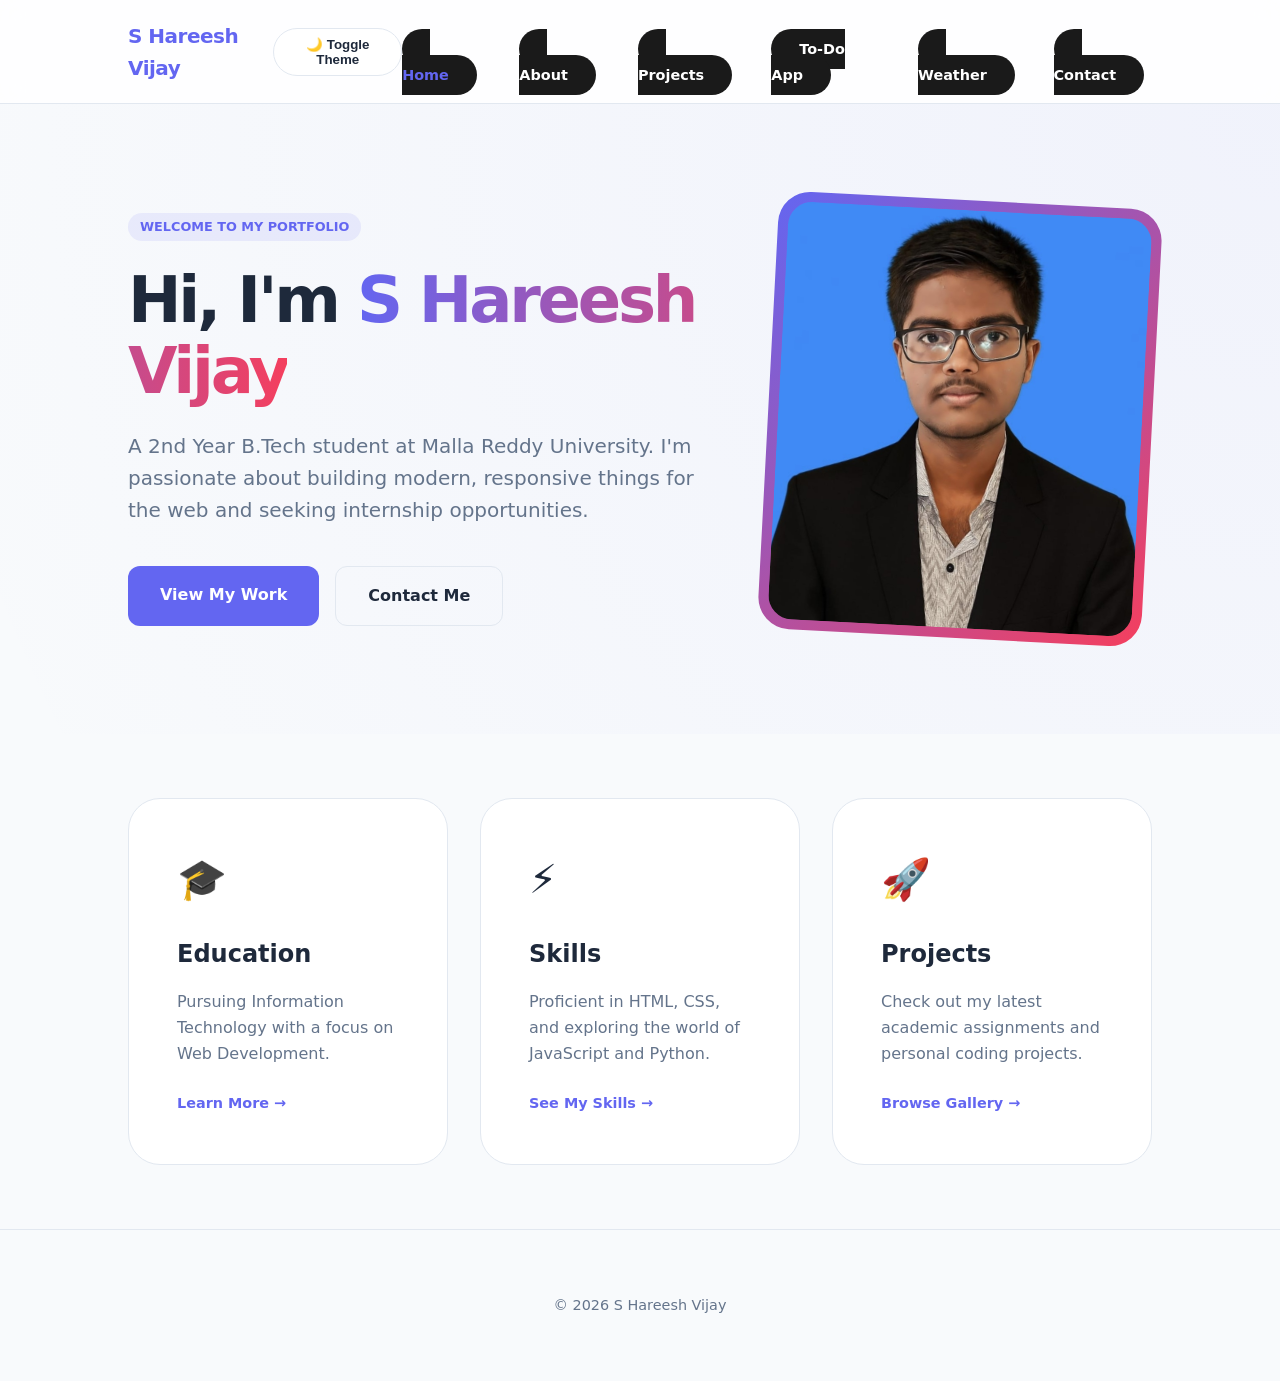
<file: index.html>
<!DOCTYPE html>
<html lang="en">
<head>
    <meta charset="UTF-8">
    <meta name="viewport" content="width=device-width, initial-scale=1.0">
    <title>S Hareesh Vijay | Portfolio</title>
    <meta name="description" content="Portfolio of S Hareesh Vijay, a 2nd Year B.Tech student and Web Developer.">
    <link rel="stylesheet" href="style1.css">
</head>

<body>

<header>
    <h1>S Hareesh Vijay</h1>
    <button id="themeBtn">🌙 Toggle Theme</button>

    <nav aria-label="Main Navigation">
        <ul>
            <li><a href="index.html" aria-current="page">Home</a></li>
            <li><a href="about.html">About</a></li>
            <li><a href="projects.html">Projects</a></li>
            <li><a href="todo.html">To-Do App</a></li>
            <li><a href="weather.html">Weather</a></li>
            <li><a href="contact.html">Contact</a></li>
        </ul>
    </nav>
</header>

<main>
    <!-- Hero Section -->
    <section class="hero-section">
        <div class="hero-container">
            <div class="hero-content">
                <span class="hero-tag">Welcome to my portfolio</span>
                <h1>Hi, I'm <span class="gradient-text">S Hareesh Vijay</span></h1>
                <p>A 2nd Year B.Tech student at Malla Reddy University. I'm passionate about building modern, responsive things for the web and seeking internship opportunities.</p>
                <div class="hero-btns">
                    <a href="projects.html" class="btn-primary">View My Work</a>
                    <a href="contact.html" class="btn-secondary">Contact Me</a>
                </div>
            </div>
            <div class="hero-image">
                <div class="image-wrapper">
                    <img src="IMG_20260215_172743.jpg (1).jpeg" alt="S Hareesh Vijay Profile Picture">
                </div>
            </div>
        </div>
    </section>

    <!-- Features Section -->
    <section class="features-section">
        <div class="features-grid">
            <div class="feature-card">
                <div class="feature-icon">🎓</div>
                <h2>Education</h2>
                <p>Pursuing Information Technology with a focus on Web Development.</p>
                <a href="about.html" class="feature-link">Learn More &rarr;</a>
            </div>

            <div class="feature-card">
                <div class="feature-icon">⚡</div>
                <h2>Skills</h2>
                <p>Proficient in HTML, CSS, and exploring the world of JavaScript and Python.</p>
                <a href="about.html" class="feature-link">See My Skills &rarr;</a>
            </div>

            <div class="feature-card">
                <div class="feature-icon">🚀</div>
                <h2>Projects</h2>
                <p>Check out my latest academic assignments and personal coding projects.</p>
                <a href="projects.html" class="feature-link">Browse Gallery &rarr;</a>
            </div>
        </div>
    </section>
</main>

<footer>
    <p>&copy; 2026 S Hareesh Vijay</p>
</footer>

<script>
const btn = document.getElementById("themeBtn");

// Load saved theme
if (localStorage.getItem("theme") === "dark") {
    document.body.classList.add("dark-mode");
    btn.textContent = "☀️ Toggle Theme";
}

// Toggle theme
btn.addEventListener("click", () => {
    document.body.classList.toggle("dark-mode");

    if (document.body.classList.contains("dark-mode")) {
        localStorage.setItem("theme", "dark");
        btn.textContent = "☀️ Toggle Theme";
    } else {
        localStorage.setItem("theme", "light");
        btn.textContent = "🌙 Toggle Theme";
    }
});
</script>
</body>
</html>
</file>
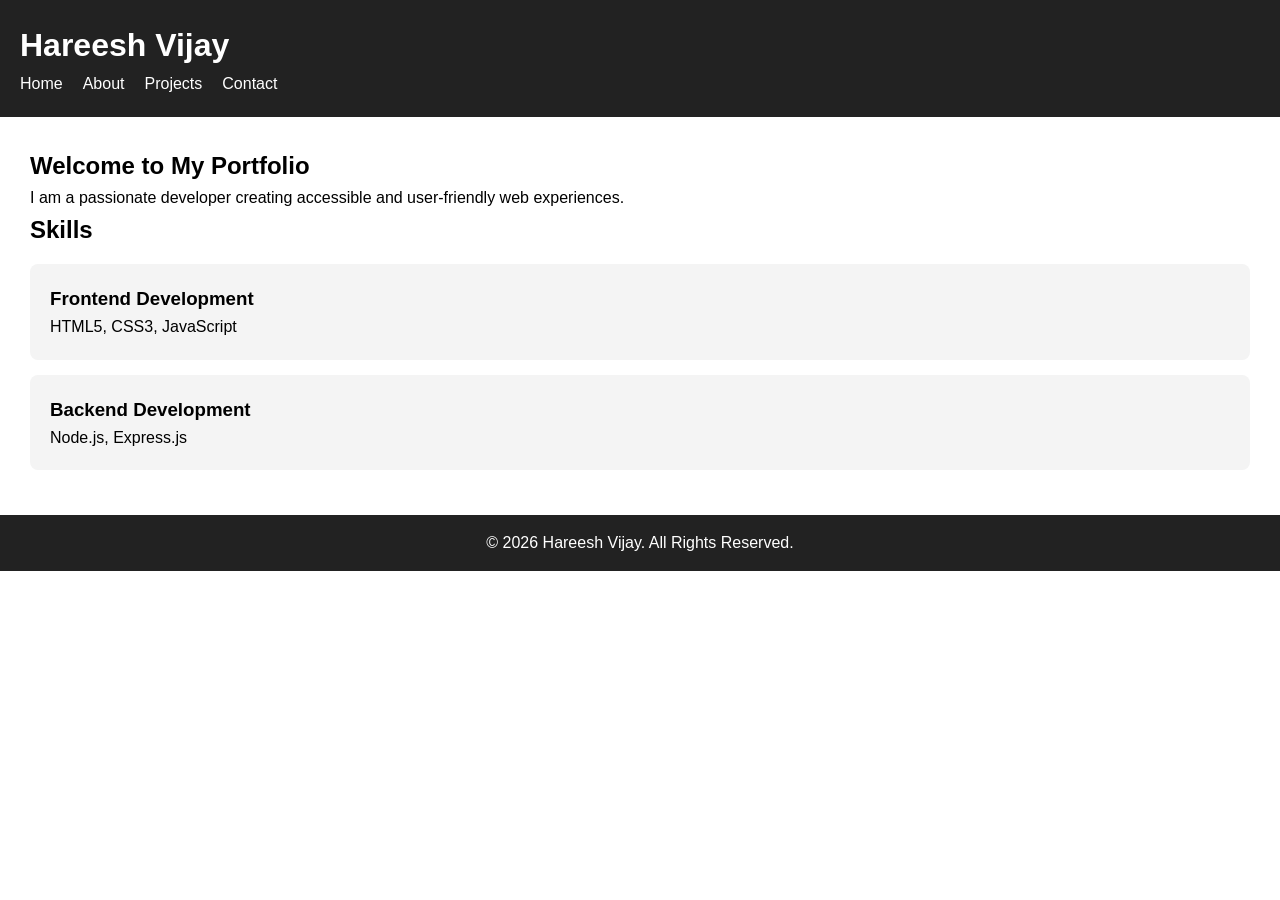
<file: thiranex/index.html>
<!DOCTYPE html>
<html lang="en">
<head>
    <meta charset="UTF-8">
    <meta name="viewport" content="width=device-width, initial-scale=1.0">

    <title>Hareesh Vijay | Portfolio</title>
    <meta name="description" content="Personal portfolio of Hareesh Vijay showcasing skills, projects, and contact information.">
    <meta name="keywords" content="Portfolio, Web Developer, Projects, Skills">
    <meta name="author" content="Hareesh Vijay">

    <meta property="og:title" content="Hareesh Vijay Portfolio">
    <meta property="og:description" content="Explore my projects, skills, and achievements.">
    <meta property="og:type" content="website">

    <link rel="canonical" href="https://example.com/">
    <link rel="stylesheet" href="style.css">
</head>

<body>

<header role="banner">
    <h1>Hareesh Vijay</h1>

    <nav aria-label="Main Navigation">
        <ul>
            <li><a href="index.html" aria-current="page">Home</a></li>
            <li><a href="about.html">About</a></li>
            <li><a href="projects.html">Projects</a></li>
            <li><a href="contact.html">Contact</a></li>
        </ul>
    </nav>
</header>

<main id="main-content">

    <section aria-labelledby="hero-heading">
        <h2 id="hero-heading">Welcome to My Portfolio</h2>
        <p>
            I am a passionate developer creating accessible and user-friendly web experiences.
        </p>
    </section>

    <section aria-labelledby="skills-heading">
        <h2 id="skills-heading">Skills</h2>

        <article>
            <h3>Frontend Development</h3>
            <p>HTML5, CSS3, JavaScript</p>
        </article>

        <article>
            <h3>Backend Development</h3>
            <p>Node.js, Express.js</p>
        </article>
    </section>

</main>

<footer>
    <p>&copy; 2026 Hareesh Vijay. All Rights Reserved.</p>
</footer>

</body>
</html>
</file>
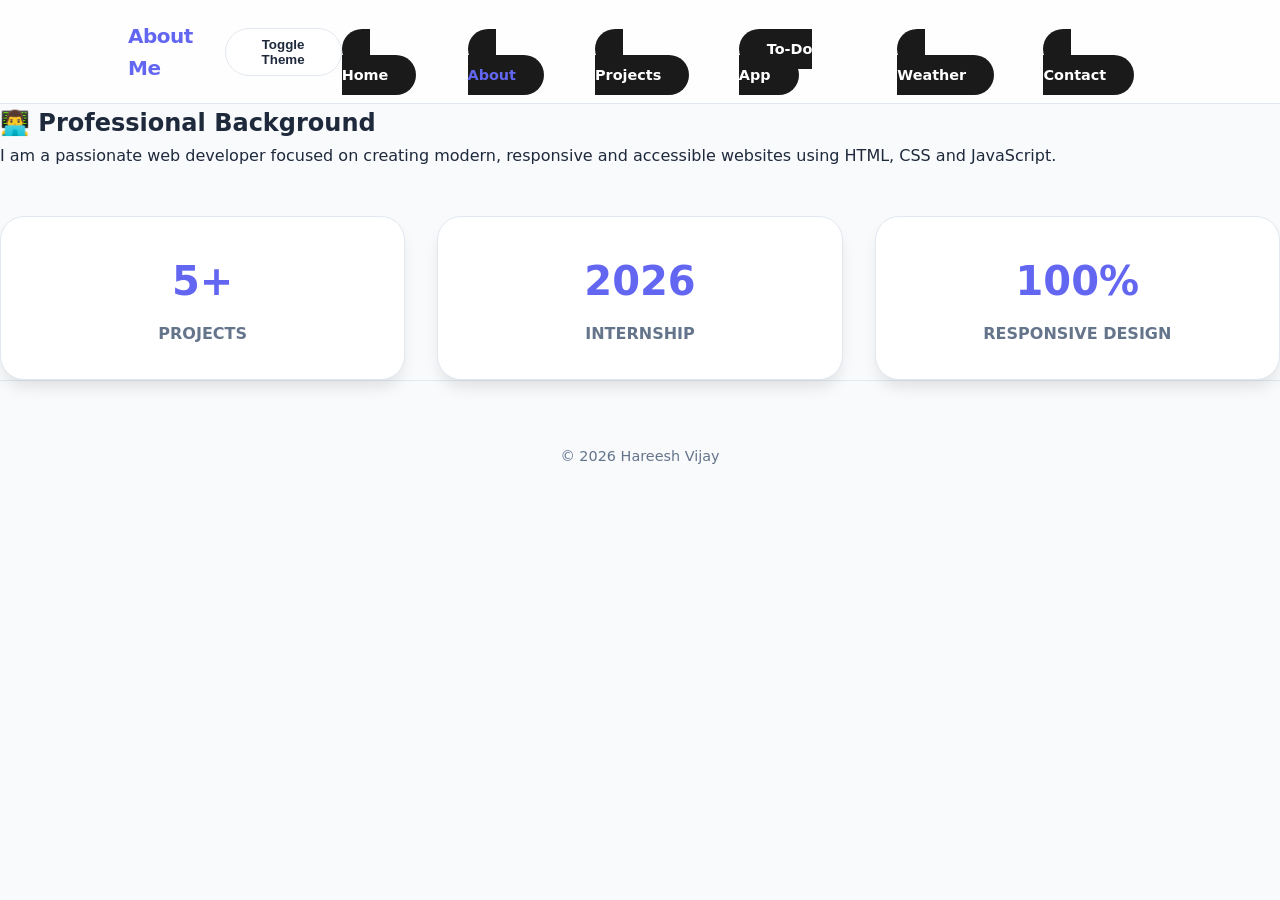
<file: about.html>
<!DOCTYPE html>
<html lang="en">
<head>
    <meta charset="UTF-8">
    <meta name="viewport" content="width=device-width, initial-scale=1.0">
    <title>About | Hareesh Vijay</title>
    <meta name="description" content="Professional background and experience of Hareesh Vijay.">
    <link rel="stylesheet" href="style1.css">
</head>

<body>

<header>
    <h1>About Me</h1>
    <button id="themeBtn">Toggle Theme</button>

    <nav aria-label="Main Navigation">
        <ul>
            <li><a href="index.html">Home</a></li>
            <li><a href="about.html" aria-current="page">About</a></li>
            <li><a href="projects.html">Projects</a></li>
            <li><a href="todo.html">To-Do App</a></li>
            <li><a href="weather.html">Weather</a></li>
            <li><a href="contact.html">Contact</a></li>
        </ul>
    </nav>
</header>

<main>
    <section class="about-intro">
        <h2>👨‍💻 Professional Background</h2>
        <p>I am a passionate web developer focused on creating modern, responsive and accessible websites using HTML, CSS and JavaScript.</p>
        
        <div class="stats-grid">
            <div class="stat-card">
                <span class="stat-number">5+</span>
                <span class="stat-label">Projects</span>
            </div>
            
            <div class="stat-card">
                <span class="stat-number">2026</span>
                <span class="stat-label">Internship</span>
            </div>
            
            <div class="stat-card">
                <span class="stat-number">100%</span>
                <span class="stat-label">Responsive Design</span>
            </div>
        </div>
    </section>
</main>

<footer>
    <p>&copy; 2026 Hareesh Vijay</p>
</footer>

<script>
const btn = document.getElementById("themeBtn");

// Load saved theme
if (localStorage.getItem("theme") === "dark") {
    document.body.classList.add("dark-mode");
}

// Toggle theme
btn.addEventListener("click", () => {
    document.body.classList.toggle("dark-mode");

    if (document.body.classList.contains("dark-mode")) {
        localStorage.setItem("theme", "dark");
    } else {
        localStorage.setItem("theme", "light");
    }
});
</script>
</body>
</html>
</file>
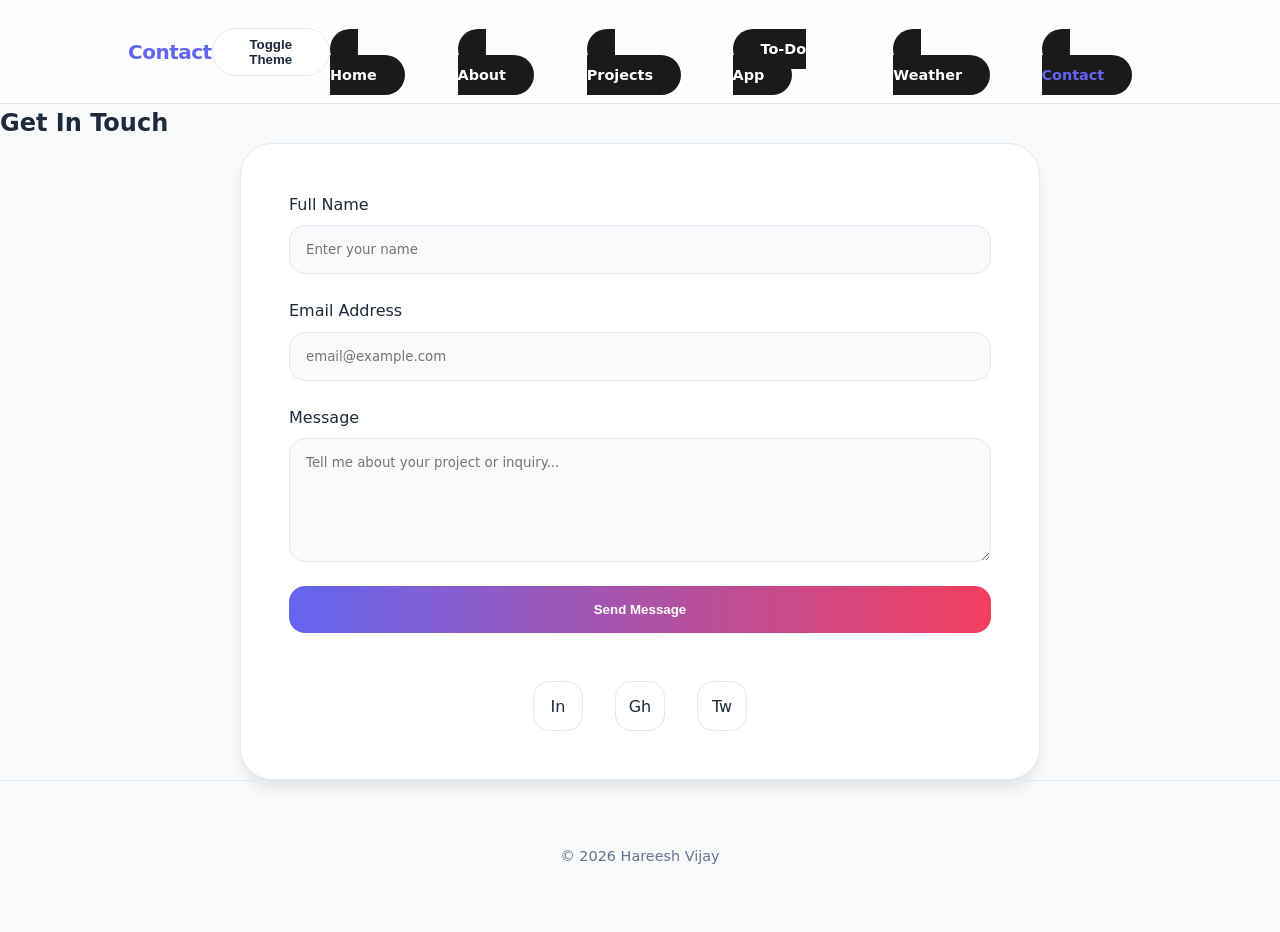
<file: contact.html>
<!DOCTYPE html>
<html lang="en">
<head>
    <meta charset="UTF-8">
    <meta name="viewport" content="width=device-width, initial-scale=1.0">
    <title>Contact | Hareesh Vijay</title>
    <meta name="description" content="Get in touch with Hareesh Vijay.">
    <link rel="stylesheet" href="style1.css">
</head>

<body>

<header>
    <h1>Contact</h1>
    <button id="themeBtn">Toggle Theme</button>

    <nav aria-label="Main Navigation">
        <ul>
            <li><a href="index.html">Home</a></li>
            <li><a href="about.html">About</a></li>
            <li><a href="projects.html">Projects</a></li>
            <li><a href="todo.html">To-Do App</a></li>
            <li><a href="weather.html">Weather</a></li>
            <li><a href="contact.html" aria-current="page">Contact</a></li>
        </ul>
    </nav>
</header>

<main>
    <section>
        <h2>Get In Touch</h2>
        
        <div class="contact-container">
            <form class="contact-form">
                <div class="form-group">
                    <label for="name">Full Name</label>
                    <input type="text" id="name" name="name" placeholder="Enter your name" required>
                </div>
                
                <div class="form-group">
                    <label for="email">Email Address</label>
                    <input type="email" id="email" name="email" placeholder="email@example.com" required>
                </div>
                
                <div class="form-group">
                    <label for="message">Message</label>
                    <textarea id="message" name="message" rows="6" placeholder="Tell me about your project or inquiry..." required></textarea>
                </div>
                
                <button type="submit" class="submit-btn">Send Message</button>
            </form>

            <div class="contact-socials">
                <a href="#" class="social-icon" aria-label="LinkedIn">In</a>
                <a href="#" class="social-icon" aria-label="GitHub">Gh</a>
                <a href="#" class="social-icon" aria-label="Twitter">Tw</a>
            </div>
        </div>
    </section>
</main>

<footer>
    <p>&copy; 2026 Hareesh Vijay</p>
</footer>

<script>
const btn = document.getElementById("themeBtn");

// Load saved theme
if (localStorage.getItem("theme") === "dark") {
    document.body.classList.add("dark-mode");
}

// Toggle theme
btn.addEventListener("click", () => {
    document.body.classList.toggle("dark-mode");

    if (document.body.classList.contains("dark-mode")) {
        localStorage.setItem("theme", "dark");
    } else {
        localStorage.setItem("theme", "light");
    }
});
</script>
</body>
</html>
</file>
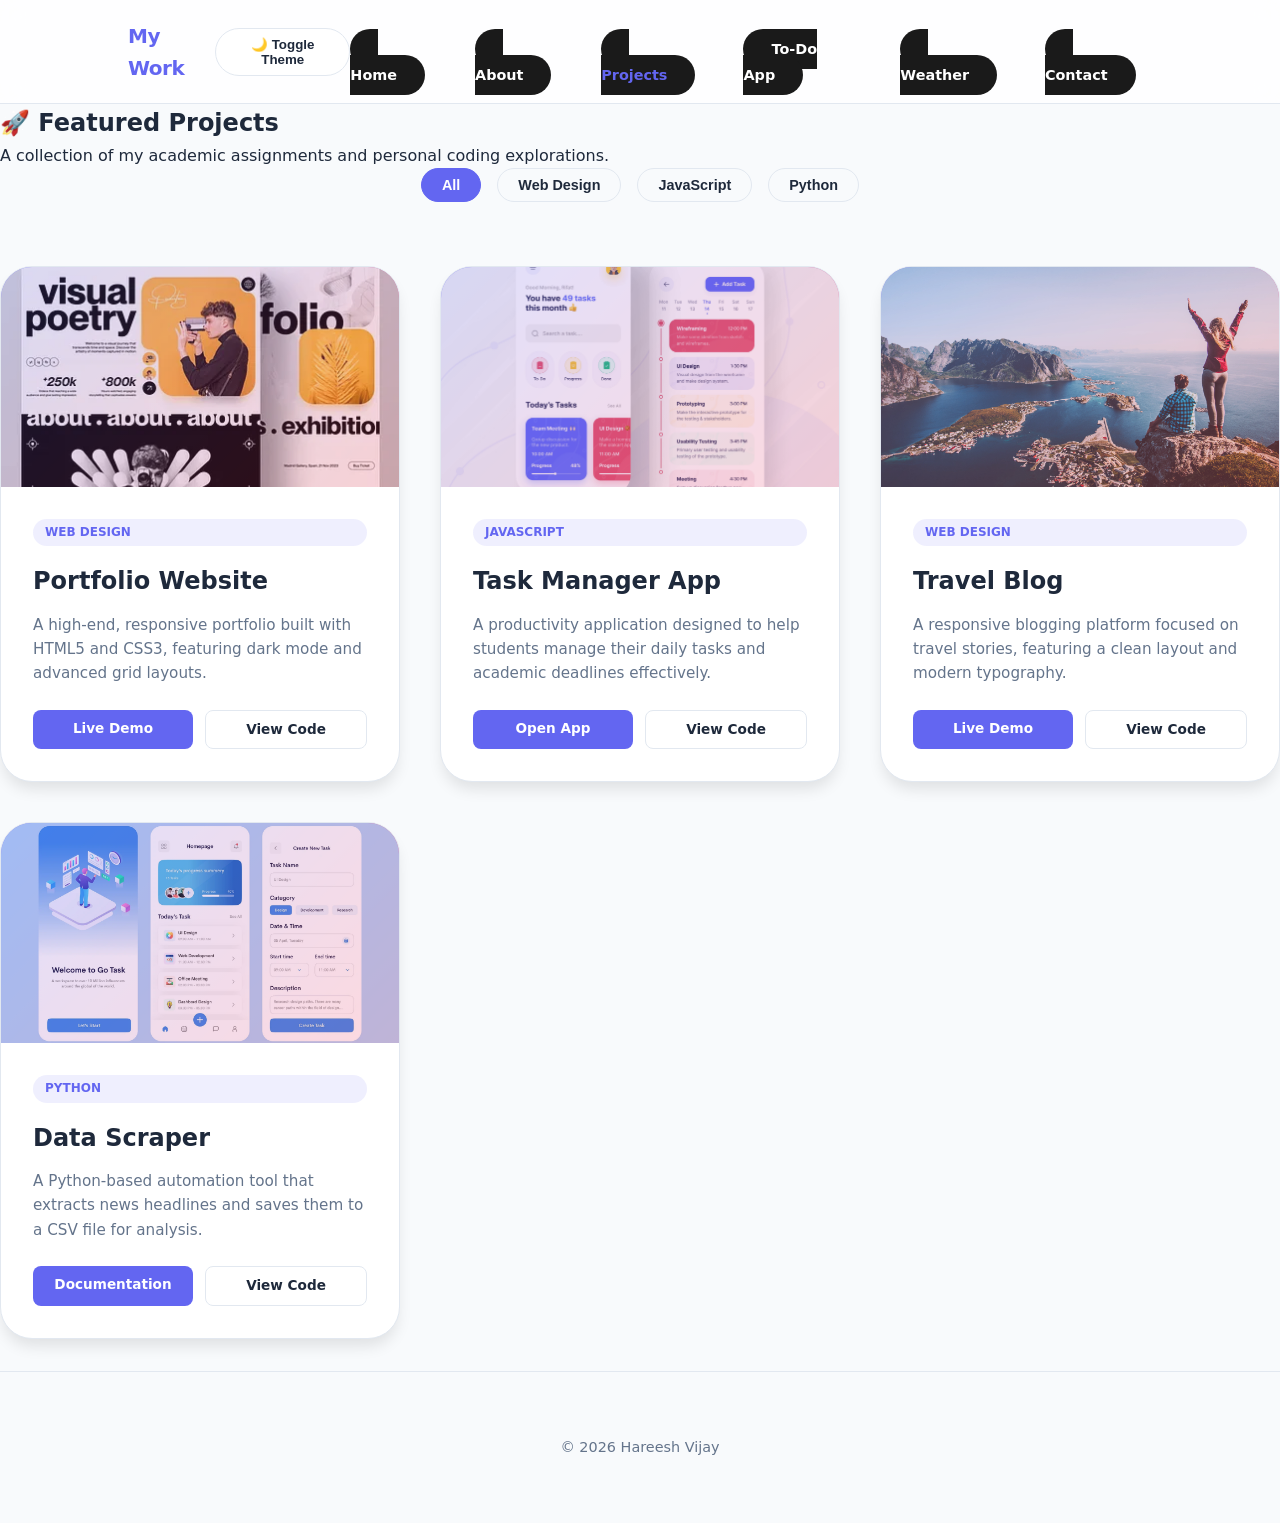
<file: projects.html>
<!DOCTYPE html>
<html lang="en">
<head>
    <meta charset="UTF-8">
    <meta name="viewport" content="width=device-width, initial-scale=1.0">
    <title>Projects | Hareesh Vijay</title>
    <meta name="description" content="A visual gallery of projects by Hareesh Vijay.">
    <link rel="stylesheet" href="style1.css">
</head>

<body>

<header>
    <h1>My Work</h1>
    <button id="themeBtn">🌙 Toggle Theme</button>

    <nav aria-label="Main Navigation">
        <ul>
            <li><a href="index.html">Home</a></li>
            <li><a href="about.html">About</a></li>
            <li><a href="projects.html" aria-current="page">Projects</a></li>
            <li><a href="todo.html">To-Do App</a></li>
            <li><a href="weather.html">Weather</a></li>
            <li><a href="contact.html">Contact</a></li>
        </ul>
    </nav>
</header>

<main>
    <section>
        <div class="about-intro">
            <h2>🚀 Featured Projects</h2>
            <p>A collection of my academic assignments and personal coding explorations.</p>
        </div>

        <!-- Project Filters -->
        <div class="filter-section">
            <button class="filter-btn active" data-category="all">All</button>
            <button class="filter-btn" data-category="web">Web Design</button>
            <button class="filter-btn" data-category="js">JavaScript</button>
            <button class="filter-btn" data-category="python">Python</button>
        </div>

        <div class="projects-grid" id="projectsGrid">
            <!-- Project 1 -->
            <article class="project-card" data-category="web">
                <div class="project-image">
                    <img src="image.png" alt="Portfolio Website">
                </div>
                <div class="project-content">
                    <span class="project-badge">Web Design</span>
                    <h3>Portfolio Website</h3>
                    <p>A high-end, responsive portfolio built with HTML5 and CSS3, featuring dark mode and advanced grid layouts.</p>
                    <div class="project-links">
                        <a href="#" class="btn-primary-sm">Live Demo</a>
                        <a href="#" class="btn-secondary-sm">View Code</a>
                    </div>
                </div>
            </article>

            <!-- Project 2 -->
            <article class="project-card" data-category="js">
                <div class="project-image">
                    <img src="todo.png" alt="Task Manager App">
                </div>
                <div class="project-content">
                    <span class="project-badge">JavaScript</span>
                    <h3>Task Manager App</h3>
                    <p>A productivity application designed to help students manage their daily tasks and academic deadlines effectively.</p>
                    <div class="project-links">
                        <a href="todo.html" class="btn-primary-sm">Open App</a>
                        <a href="#" class="btn-secondary-sm">View Code</a>
                    </div>
                </div>
            </article>

            <!-- Project 3 -->
            <article class="project-card" data-category="web">
                <div class="project-image">
                    <img src="travel.jpg" alt="Travel Blog">
                </div>
                <div class="project-content">
                    <span class="project-badge">Web Design</span>
                    <h3>Travel Blog</h3>
                    <p>A responsive blogging platform focused on travel stories, featuring a clean layout and modern typography.</p>
                    <div class="project-links">
                        <a href="#" class="btn-primary-sm">Live Demo</a>
                        <a href="#" class="btn-secondary-sm">View Code</a>
                    </div>
                </div>
            </article>

            <!-- Project 4 -->
            <article class="project-card" data-category="python">
                <div class="project-image">
                    <img src="scraper.png" alt="Data Scraper">
                </div>
                <div class="project-content">
                    <span class="project-badge">Python</span>
                    <h3>Data Scraper</h3>
                    <p>A Python-based automation tool that extracts news headlines and saves them to a CSV file for analysis.</p>
                    <div class="project-links">
                        <a href="#" class="btn-primary-sm">Documentation</a>
                        <a href="#" class="btn-secondary-sm">View Code</a>
                    </div>
                </div>
            </article>
        </div>
    </section>
</main>

<footer>
    <p>&copy; 2026 Hareesh Vijay</p>
</footer>

<script>
// Theme Logic
const btn = document.getElementById("themeBtn");
if (localStorage.getItem("theme") === "dark") {
    document.body.classList.add("dark-mode");
    btn.textContent = "☀️ Toggle Theme";
}
btn.addEventListener("click", () => {
    document.body.classList.toggle("dark-mode");
    if (document.body.classList.contains("dark-mode")) {
        localStorage.setItem("theme", "dark");
        btn.textContent = "☀️ Toggle Theme";
    } else {
        localStorage.setItem("theme", "light");
        btn.textContent = "🌙 Toggle Theme";
    }
});

// Filtering Logic
const filterBtns = document.querySelectorAll('.filter-btn');
const projectCards = document.querySelectorAll('.project-card');

filterBtns.forEach(btn => {
    btn.addEventListener('click', () => {
        // Remove active class from all buttons
        filterBtns.forEach(b => b.classList.remove('active'));
        // Add active class to clicked button
        btn.classList.add('active');

        const category = btn.dataset.category;

        projectCards.forEach(card => {
            if (category === 'all' || card.dataset.category === category) {
                card.style.display = 'flex';
                card.style.animation = 'fadeIn 0.5s ease forwards';
            } else {
                card.style.display = 'none';
            }
        });
    });
});
</script>
</body>
</html>
</file>
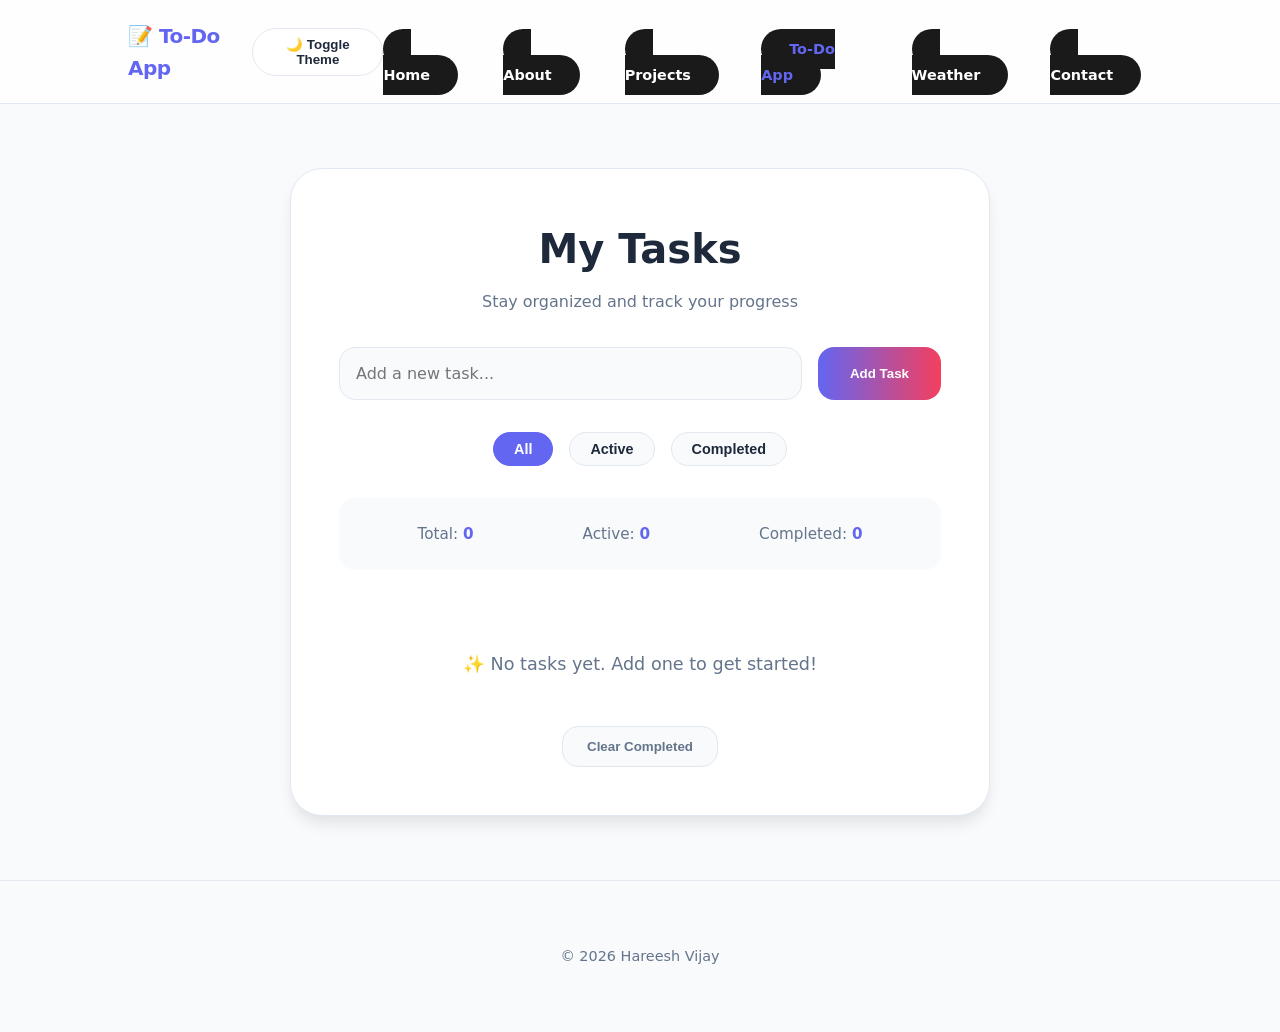
<file: todo.html>
<!DOCTYPE html>
<html lang="en">
<head>
    <meta charset="UTF-8">
    <meta name="viewport" content="width=device-width, initial-scale=1.0">
    <title>To-Do App | Hareesh Vijay</title>
    <meta name="description" content="An interactive To-Do List application demonstrating JavaScript state management and DOM manipulation.">
    <link rel="stylesheet" href="style1.css">
</head>

<body>

<header>
    <h1>📝 To-Do App</h1>
    <button id="themeBtn">🌙 Toggle Theme</button>

    <nav aria-label="Main Navigation">
        <ul>
            <li><a href="index.html">Home</a></li>
            <li><a href="about.html">About</a></li>
            <li><a href="projects.html">Projects</a></li>
            <li><a href="todo.html" aria-current="page">To-Do App</a></li>
            <li><a href="weather.html">Weather</a></li>
            <li><a href="contact.html">Contact</a></li>
        </ul>
    </nav>
</header>

<main>
    <section class="todo-container">
        <div class="todo-wrapper">
            <!-- Header -->
            <div class="todo-header">
                <h2>My Tasks</h2>
                <p>Stay organized and track your progress</p>
            </div>

            <!-- Input Section -->
            <div class="todo-input-section">
                <input 
                    type="text" 
                    id="todoInput" 
                    class="todo-input" 
                    placeholder="Add a new task..."
                    aria-label="Add a new task"
                >
                <button id="addBtn" class="add-btn">Add Task</button>
            </div>

            <!-- Filter Buttons -->
            <div class="filter-section">
                <button class="filter-btn active" data-filter="all">All</button>
                <button class="filter-btn" data-filter="active">Active</button>
                <button class="filter-btn" data-filter="completed">Completed</button>
            </div>

            <!-- Task Stats -->
            <div class="task-stats">
                <span>Total: <strong id="totalCount">0</strong></span>
                <span>Active: <strong id="activeCount">0</strong></span>
                <span>Completed: <strong id="completedCount">0</strong></span>
            </div>

            <!-- Tasks List -->
            <ul id="todoList" class="todo-list" aria-label="Task list">
                <!-- Tasks will be dynamically added here -->
            </ul>

            <!-- Empty State -->
            <div id="emptyState" class="empty-state">
                <p>✨ No tasks yet. Add one to get started!</p>
            </div>

            <!-- Clear Completed Button -->
            <div class="todo-actions">
                <button id="clearBtn" class="clear-btn">Clear Completed</button>
            </div>
        </div>
    </section>
</main>

<footer>
    <p>&copy; 2026 Hareesh Vijay</p>
</footer>

<script src="todo.js"></script>
<script>
const btn = document.getElementById("themeBtn");

// Load saved theme
if (localStorage.getItem("theme") === "dark") {
    document.body.classList.add("dark-mode");
    btn.textContent = "☀️ Toggle Theme";
}

// Toggle theme
btn.addEventListener("click", () => {
    document.body.classList.toggle("dark-mode");

    if (document.body.classList.contains("dark-mode")) {
        localStorage.setItem("theme", "dark");
        btn.textContent = "☀️ Toggle Theme";
    } else {
        localStorage.setItem("theme", "light");
        btn.textContent = "🌙 Toggle Theme";
    }
});
</script>
</body>
</html>
</file>
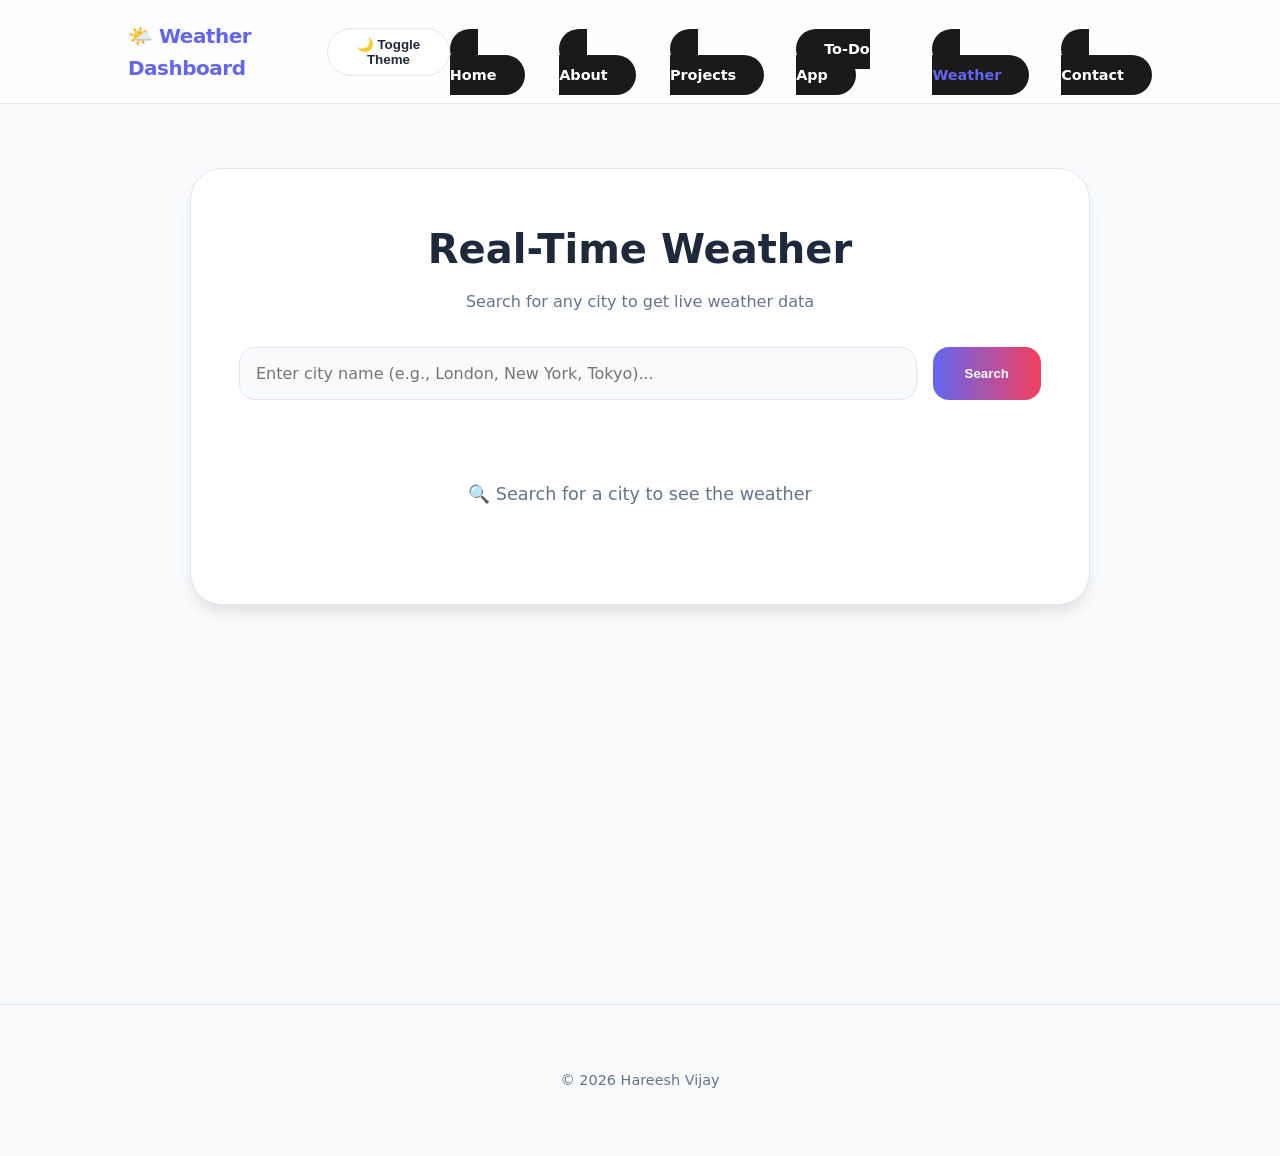
<file: weather.html>
<!DOCTYPE html>
<html lang="en">
<head>
    <meta charset="UTF-8">
    <meta name="viewport" content="width=device-width, initial-scale=1.0">
    <title>Weather Dashboard | Hareesh Vijay</title>
    <meta name="description" content="A real-time weather dashboard powered by OpenWeatherMap API.">
    <link rel="stylesheet" href="style1.css">
</head>

<body>

<header>
    <h1>🌤️ Weather Dashboard</h1>
    <button id="themeBtn">🌙 Toggle Theme</button>

    <nav aria-label="Main Navigation">
        <ul>
            <li><a href="index.html">Home</a></li>
            <li><a href="about.html">About</a></li>
            <li><a href="projects.html">Projects</a></li>
            <li><a href="todo.html">To-Do App</a></li>
            <li><a href="weather.html" aria-current="page">Weather</a></li>
            <li><a href="contact.html">Contact</a></li>
        </ul>
    </nav>
</header>

<main>
    <section class="weather-container">
        <div class="weather-wrapper">
            <!-- Header -->
            <div class="weather-header">
                <h2>Real-Time Weather</h2>
                <p>Search for any city to get live weather data</p>
            </div>

            <!-- Search Section -->
            <div class="weather-search-section">
                <input 
                    type="text" 
                    id="cityInput" 
                    class="weather-input" 
                    placeholder="Enter city name (e.g., London, New York, Tokyo)..."
                    aria-label="Search for a city"
                >
                <button id="searchBtn" class="search-btn">Search</button>
            </div>

            <!-- Loading State -->
            <div id="loadingState" class="loading-state" style="display: none;">
                <div class="spinner"></div>
                <p>Fetching weather data...</p>
            </div>

            <!-- Error State -->
            <div id="errorState" class="error-state" style="display: none;">
                <p id="errorMessage"></p>
            </div>

            <!-- Weather Display -->
            <div id="weatherDisplay" class="weather-display" style="display: none;">
                <!-- Current Weather Card -->
                <div class="current-weather-card">
                    <div class="weather-icon-large">
                        <span id="weatherIcon">🌤️</span>
                    </div>
                    <div class="weather-info">
                        <h3 id="cityName">--</h3>
                        <p id="weatherDescription">--</p>
                        <div class="temperature">
                            <span id="temperature">--</span>°C
                        </div>
                    </div>
                </div>

                <!-- Weather Details Grid -->
                <div class="weather-details-grid">
                    <div class="detail-card">
                        <span class="detail-icon">💧</span>
                        <p class="detail-label">Humidity</p>
                        <p class="detail-value" id="humidity">--</p>
                    </div>
                    <div class="detail-card">
                        <span class="detail-icon">💨</span>
                        <p class="detail-label">Wind Speed</p>
                        <p class="detail-value" id="windSpeed">--</p>
                    </div>
                    <div class="detail-card">
                        <span class="detail-icon">🌡️</span>
                        <p class="detail-label">Feels Like</p>
                        <p class="detail-value" id="feelsLike">--</p>
                    </div>
                    <div class="detail-card">
                        <span class="detail-icon">🔽</span>
                        <p class="detail-label">Pressure</p>
                        <p class="detail-value" id="pressure">--</p>
                    </div>
                </div>

                <!-- Additional Info -->
                <div class="additional-info">
                    <div class="info-row">
                        <span>Visibility:</span>
                        <span id="visibility">--</span>
                    </div>
                    <div class="info-row">
                        <span>UV Index:</span>
                        <span id="uvIndex">--</span>
                    </div>
                    <div class="info-row">
                        <span>Sunrise:</span>
                        <span id="sunrise">--</span>
                    </div>
                    <div class="info-row">
                        <span>Sunset:</span>
                        <span id="sunset">--</span>
                    </div>
                </div>
            </div>

            <!-- Initial State -->
            <div id="initialState" class="initial-state">
                <p>🔍 Search for a city to see the weather</p>
            </div>
        </div>
    </section>
</main>

<footer>
    <p>&copy; 2026 Hareesh Vijay</p>
</footer>

<script src="weather.js"></script>
<script>
const btn = document.getElementById("themeBtn");

// Load saved theme
if (localStorage.getItem("theme") === "dark") {
    document.body.classList.add("dark-mode");
    btn.textContent = "☀️ Toggle Theme";
}

// Toggle theme
btn.addEventListener("click", () => {
    document.body.classList.toggle("dark-mode");

    if (document.body.classList.contains("dark-mode")) {
        localStorage.setItem("theme", "dark");
        btn.textContent = "☀️ Toggle Theme";
    } else {
        localStorage.setItem("theme", "light");
        btn.textContent = "🌙 Toggle Theme";
    }
});
</script>
</body>
</html>
</file>
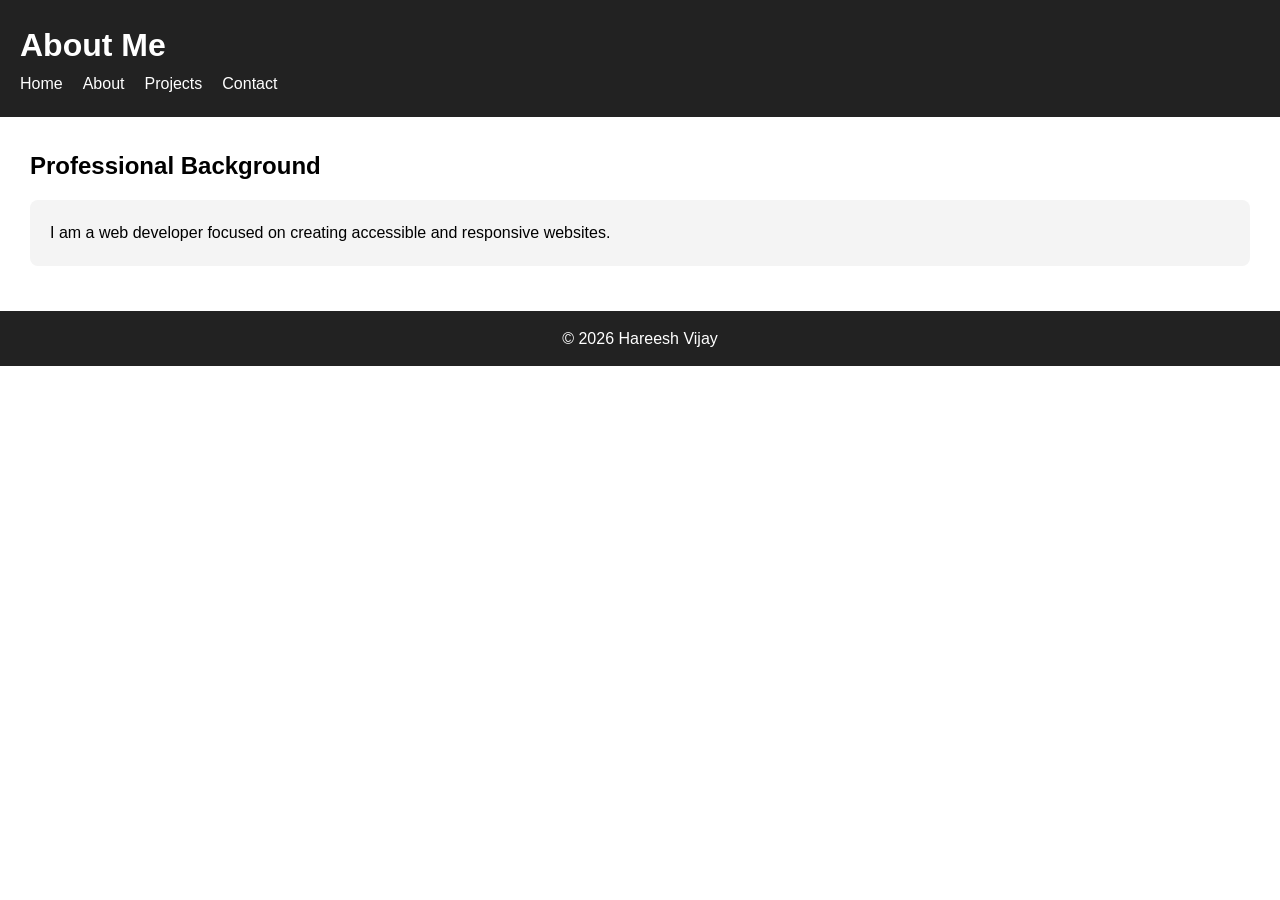
<file: thiranex/about.html>
<!DOCTYPE html>
<html lang="en">
<head>
    <meta charset="UTF-8">
    <meta name="viewport" content="width=device-width, initial-scale=1.0">
    <title>About | Hareesh Vijay</title>
    <meta name="description" content="Learn more about Hareesh Vijay and professional background.">
<link rel="stylesheet" href="style.css">
</head>

<body>

<header>
    <h1>About Me</h1>

    <nav aria-label="Main Navigation">
        <ul>
            <li><a href="index.html">Home</a></li>
            <li><a href="about.html" aria-current="page">About</a></li>
            <li><a href="projects.html">Projects</a></li>
            <li><a href="contact.html">Contact</a></li>
        </ul>
    </nav>
</header>

<main>
    <section aria-labelledby="about-heading">
        <h2 id="about-heading">Professional Background</h2>

        <article>
            <p>
                I am a web developer focused on creating accessible and responsive websites.
            </p>
        </article>
    </section>
</main>

<footer>
    <p>&copy; 2026 Hareesh Vijay</p>
</footer>

</body>
</html>
</file>
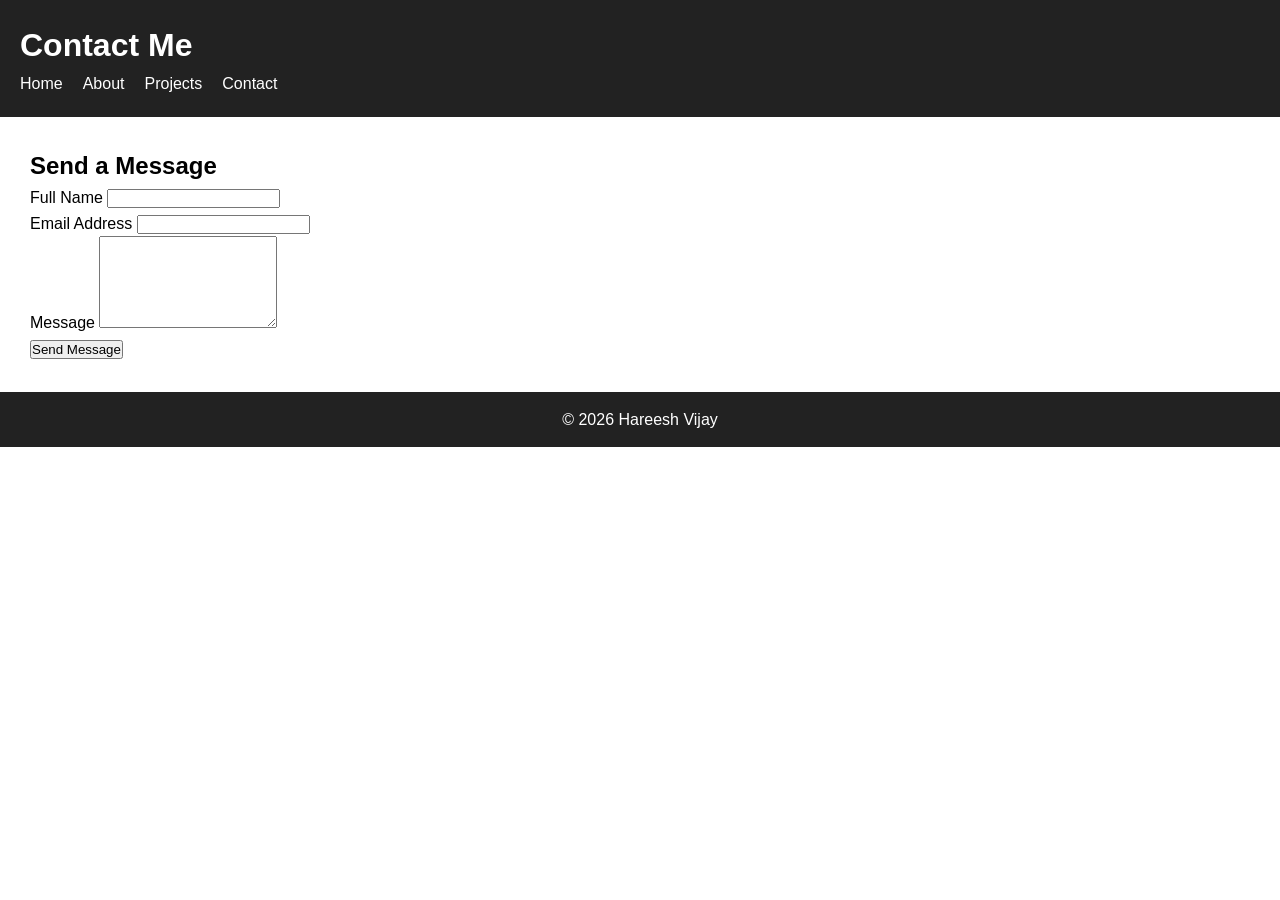
<file: thiranex/contact.html>
<!DOCTYPE html>
<html lang="en">
<head>
    <meta charset="UTF-8">
    <meta name="viewport" content="width=device-width, initial-scale=1.0">
    <title>Contact | Hareesh Vijay</title>
    
    <meta name="description" content="Contact Hareesh Vijay through this accessible contact form.">
<link rel="stylesheet" href="style.css">
</head>

<body>

<header>
    <h1>Contact Me</h1>

    <nav aria-label="Main Navigation">
        <ul>
            <li><a href="index.html">Home</a></li>
            <li><a href="about.html">About</a></li>
            <li><a href="projects.html">Projects</a></li>
            <li><a href="contact.html" aria-current="page">Contact</a></li>
        </ul>
    </nav>
</header>

<main>

<section aria-labelledby="contact-heading">
    <h2 id="contact-heading">Send a Message</h2>

    <form action="#" method="post" aria-label="Contact Form">

        <div>
            <label for="name">Full Name</label>
            <input
                type="text"
                id="name"
                name="name"
                required
                autocomplete="name">
        </div>

        <div>
            <label for="email">Email Address</label>
            <input
                type="email"
                id="email"
                name="email"
                required
                autocomplete="email">
        </div>

        <div>
            <label for="message">Message</label>
            <textarea
                id="message"
                name="message"
                rows="6"
                required></textarea>
        </div>

        <button type="submit">
            Send Message
        </button>

    </form>
</section>

</main>

<footer>
    <p>&copy; 2026 Hareesh Vijay</p>
</footer>

</body>
</html>
</file>
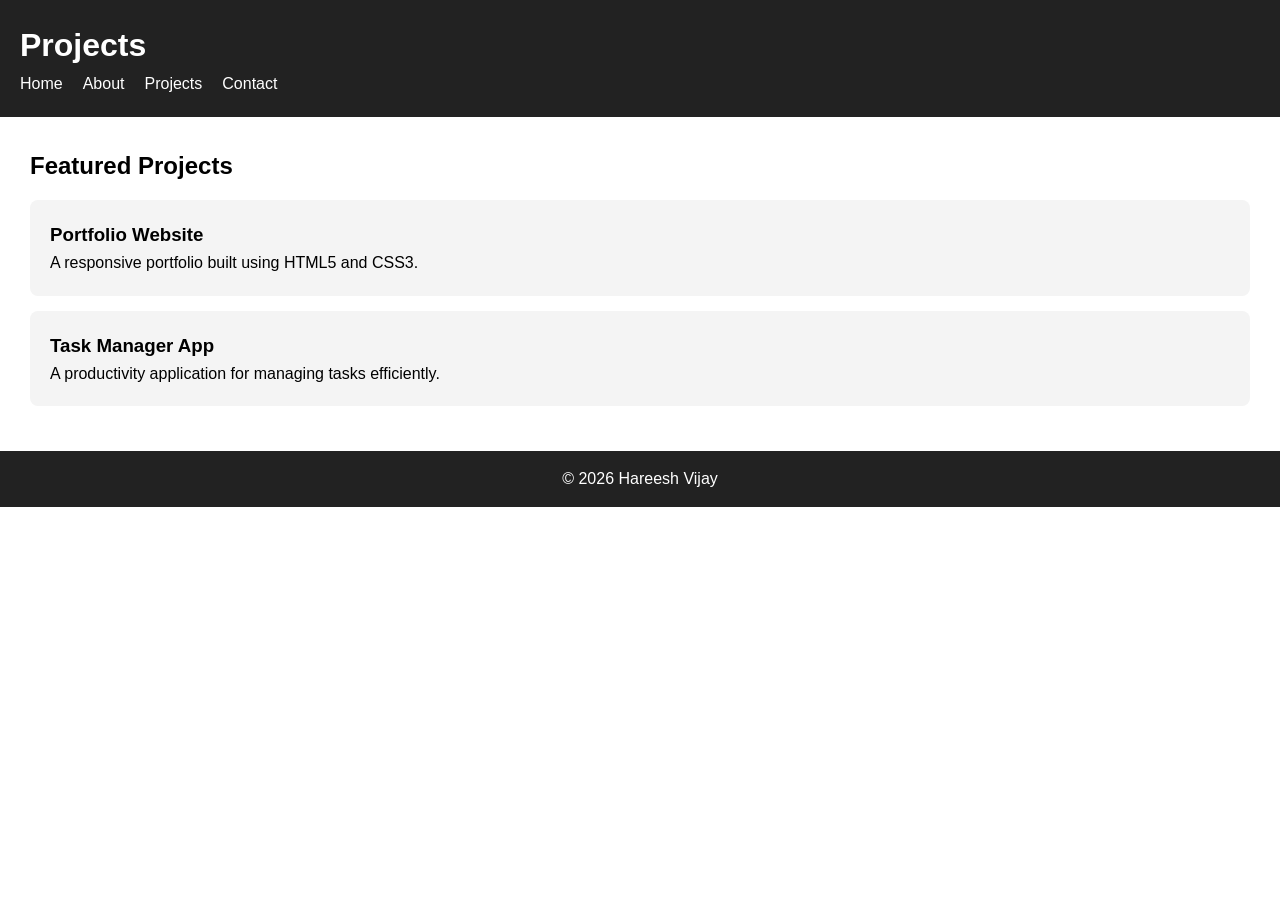
<file: thiranex/projects.html>
<!DOCTYPE html>
<html lang="en">
<head>
    <meta charset="UTF-8">
    <meta name="viewport" content="width=device-width, initial-scale=1.0">
    <title>Projects | Hareesh Vijay</title>
    <meta name="description" content="Portfolio projects and case studies.">
    <link rel="stylesheet" href="style.css">
</head>

<body>

<header>
    <h1>Projects</h1>

    <nav aria-label="Main Navigation">
        <ul>
            <li><a href="index.html">Home</a></li>
            <li><a href="about.html">About</a></li>
            <li><a href="projects.html" aria-current="page">Projects</a></li>
            <li><a href="contact.html">Contact</a></li>
        </ul>
    </nav>
</header>

<main>

    <section aria-labelledby="project-list-heading">
        <h2 id="project-list-heading">Featured Projects</h2>

        <article>
            <h3>Portfolio Website</h3>
            <p>A responsive portfolio built using HTML5 and CSS3.</p>
        </article>

        <article>
            <h3>Task Manager App</h3>
            <p>A productivity application for managing tasks efficiently.</p>
        </article>

    </section>

</main>

<footer>
    <p>&copy; 2026 Hareesh Vijay</p>
</footer>

</body>
</html>
</file>
<file: style1.css>
/* ============================================
   OUTSTANDING MODERN PORTFOLIO DESIGN
   Architecture: CSS Grid, Flexbox, CSS Variables
   ============================================ */

:root {
    --primary: #6366f1;
    --primary-hover: #4f46e5;
    --accent: #f43f5e;
    --bg-body: #f8fafc;
    --bg-card: #ffffff;
    --bg-header: rgba(255, 255, 255, 0.8);
    --text-main: #1e293b;
    --text-muted: #64748b;
    --border: #e2e8f0;
    --shadow: 0 10px 15px -3px rgba(0, 0, 0, 0.1);
    --transition: all 0.3s cubic-bezier(0.4, 0, 0.2, 1);
}

.dark-mode {
    --primary: #818cf8;
    --primary-hover: #a5b4fc;
    --accent: #fb7185;
    --bg-body: #0f172a;
    --bg-card: #1e293b;
    --bg-header: rgba(15, 23, 42, 0.8);
    --text-main: #f1f5f9;
    --text-muted: #94a3b8;
    --border: #334155;
    --shadow: 0 20px 25px -5px rgba(0, 0, 0, 0.3);
}

* { margin: 0; padding: 0; box-sizing: border-box; }

body {
    font-family: 'Inter', system-ui, -apple-system, sans-serif;
    background-color: var(--bg-body);
    color: var(--text-main);
    line-height: 1.6;
    transition: background-color 0.5s ease;
}

/* Outstanding Header */
header {
    position: sticky;
    top: 0;
    z-index: 1000;
    background: var(--bg-header);
    backdrop-filter: blur(12px);
    -webkit-backdrop-filter: blur(12px);
    border-bottom: 1px solid var(--border);
    padding: 1rem 10%;
    display: flex;
    justify-content: space-between;
    align-items: center;
}

header h1 {
    font-size: 1.25rem;
    font-weight: 800;
    color: var(--primary);
    letter-spacing: -0.025em;
}

nav ul { display: flex; list-style: none; gap: 2rem; }
nav a {
    text-decoration: none;
    color: var(--text-main);
    font-weight: 600;
    font-size: 0.9rem;
    transition: var(--transition);
}
nav a:hover, nav a[aria-current="page"] { color: var(--primary); }

#themeBtn {
    background: var(--bg-card);
    color: var(--text-main);
    border: 1px solid var(--border);
    padding: 0.5rem 1rem;
    border-radius: 9999px;
    cursor: pointer;
    font-weight: 600;
    transition: var(--transition);
}
#themeBtn:hover { transform: translateY(-2px); box-shadow: var(--shadow); }

/* Outstanding Hero Section */
.hero-section {
    padding: 6rem 10%;
    background: radial-gradient(circle at top right, rgba(99, 102, 241, 0.05), transparent);
}

.hero-container {
    display: grid;
    grid-template-columns: 1.2fr 0.8fr;
    gap: 4rem;
    align-items: center;
    max-width: 1200px;
    margin: 0 auto;
}

.hero-tag {
    display: inline-block;
    padding: 0.25rem 0.75rem;
    background: rgba(99, 102, 241, 0.1);
    color: var(--primary);
    border-radius: 9999px;
    font-size: 0.8rem;
    font-weight: 700;
    text-transform: uppercase;
    margin-bottom: 1.5rem;
}

.hero-content h1 {
    font-size: 4rem;
    font-weight: 900;
    line-height: 1.1;
    margin-bottom: 1.5rem;
    letter-spacing: -0.05em;
}

.gradient-text {
    background: linear-gradient(to right, var(--primary), var(--accent));
    -webkit-background-clip: text;
    background-clip: text;
    -webkit-text-fill-color: transparent;
}

.hero-content p {
    font-size: 1.25rem;
    color: var(--text-muted);
    margin-bottom: 2.5rem;
    max-width: 600px;
}

nav {
    display: flex;
    justify-content: center;
    gap: 20px;
    margin-top: 20px;
    flex-wrap: wrap;
}

nav a {
    position: relative;
    padding: 12px 28px;
    border-radius: 30px;
    text-decoration: none;
    color: white;
    background: #1a1a1a;
    font-weight: bold;
    transition: 0.4s;
    overflow: hidden;
}

/* Glow effect */
nav a::before {
    content: "";
    position: absolute;
    inset: -3px;
    border-radius: 30px;
    background: linear-gradient(
        45deg,
        red,
        orange,
        yellow,
        lime,
        cyan,
        blue,
        violet,
        red
    );
    background-size: 400%;
    z-index: -1;
    opacity: 0;
    transition: 0.4s;
}

/* Hover */
nav a:hover::before,
nav a:focus::before {
    opacity: 1;
    animation: rainbow 3s linear infinite;
}

nav a:hover {
    transform: translateY(-5px) scale(1.05);
    box-shadow: 0 0 20px rgba(255,255,255,0.3);
}

/* Active page */
nav a.active {
    background: #1e88ff;
    box-shadow: 0 0 20px #1e88ff;
}

@keyframes rainbow {
    0% { background-position: 0%; }
    100% { background-position: 400%; }
}

.hero-btns { display: flex; gap: 1rem; }

.btn-primary {
    background: var(--primary);
    color: white;
    padding: 1rem 2rem;
    border-radius: 0.75rem;
    text-decoration: none;
    font-weight: 700;
    transition: var(--transition);
}
.btn-primary:hover { transform: translateY(-3px); box-shadow: 0 10px 20px -5px rgba(99, 102, 241, 0.4); }

.btn-secondary {
    background: transparent;
    color: var(--text-main);
    border: 1px solid var(--border);
    padding: 1rem 2rem;
    border-radius: 0.75rem;
    text-decoration: none;
    font-weight: 700;
    transition: var(--transition);
}
.btn-secondary:hover { background: var(--bg-card); border-color: var(--primary); }

.hero-image .image-wrapper {
    background: linear-gradient(135deg, var(--primary), var(--accent));
    padding: 10px;
    border-radius: 2rem;
    transform: rotate(3deg);
    transition: var(--transition);
}
.hero-image:hover .image-wrapper { transform: rotate(0deg); }
.hero-image img {
    width: 100%;
    border-radius: 1.5rem;
    display: block;
}

/* Features Section */
.features-section { padding: 4rem 10%; background: var(--bg-body); }
.features-grid {
    display: grid;
    grid-template-columns: repeat(auto-fit, minmax(300px, 1fr));
    gap: 2rem;
    max-width: 1200px;
    margin: 0 auto;
}

.feature-card {
    background: var(--bg-card);
    padding: 3rem;
    border-radius: 2rem;
    border: 1px solid var(--border);
    transition: var(--transition);
    text-align: left;
}
.feature-card:hover { transform: translateY(-10px); border-color: var(--primary); box-shadow: var(--shadow); }

.feature-icon {
    font-size: 2.5rem;
    margin-bottom: 1.5rem;
}

.feature-card h2 { font-size: 1.5rem; margin-bottom: 1rem; }
.feature-card p { color: var(--text-muted); margin-bottom: 1.5rem; }
.feature-link {
    color: var(--primary);
    text-decoration: none;
    font-weight: 700;
    font-size: 0.9rem;
}

/* Footer */
footer { padding: 4rem 10%; text-align: center; border-top: 1px solid var(--border); }
footer p { color: var(--text-muted); font-size: 0.9rem; }

/* Responsive */
@media (max-width: 1024px) {
    .hero-container { grid-template-columns: 1fr; text-align: center; }
    .hero-content h1 { font-size: 3rem; }
    .hero-content p { margin: 0 auto 2.5rem; }
    .hero-btns { justify-content: center; }
    .hero-image { max-width: 400px; margin: 0 auto; }
}

@media (max-width: 768px) {
    header { flex-direction: column; gap: 1rem; padding: 1.5rem; }
    nav ul { gap: 1rem; }
    .hero-section { padding: 4rem 5%; }
    .features-section { padding: 4rem 5%; }
}

/* About/Stats Styles from previous update */
.stats-grid { display: grid; grid-template-columns: repeat(auto-fit, minmax(200px, 1fr)); gap: 2rem; margin-top: 3rem; }
.stat-card { background: var(--bg-card); padding: 2rem; border-radius: 1.5rem; border: 1px solid var(--border); text-align: center; transition: var(--transition); box-shadow: var(--shadow); }
.stat-card:hover { transform: translateY(-8px); border-color: var(--primary); }
.stat-number { display: block; font-size: 2.5rem; font-weight: 800; color: var(--primary); margin-bottom: 0.5rem; }
.stat-label { font-size: 1rem; font-weight: 600; color: var(--text-muted); text-transform: uppercase; }

/* Contact Styles from previous update */
.contact-container { max-width: 800px; margin: 0 auto; background: var(--bg-card); padding: 3rem; border-radius: 2rem; border: 1px solid var(--border); box-shadow: var(--shadow); }
.contact-form { display: flex; flex-direction: column; gap: 1.5rem; }
.form-group { display: flex; flex-direction: column; gap: 0.5rem; }
.form-group input, .form-group textarea { padding: 1rem; border-radius: 1rem; border: 1px solid var(--border); background: var(--bg-body); color: var(--text-main); font-family: inherit; }
.submit-btn { background: linear-gradient(to right, var(--primary), var(--accent)); color: white; border: none; padding: 1rem 2rem; border-radius: 1rem; font-weight: 700; cursor: pointer; transition: var(--transition); }
.contact-socials { margin-top: 3rem; display: flex; justify-content: center; gap: 2rem; }
.social-icon { width: 50px; height: 50px; display: flex; align-items: center; justify-content: center; background: var(--bg-card); border: 1px solid var(--border); border-radius: 1rem; text-decoration: none; color: var(--text-main); transition: var(--transition); }
.social-icon:hover { background: var(--primary); color: white; transform: translateY(-5px) rotate(8deg); }

/* ============================================
   OUTSTANDING PROJECT GALLERY STYLES
   ============================================ */

.projects-grid {
    display: grid;
    grid-template-columns: repeat(auto-fit, minmax(350px, 1fr));
    gap: 2.5rem;
    padding: 2rem 0;
}

.project-card {
    background: var(--bg-card);
    border-radius: 2rem;
    overflow: hidden;
    border: 1px solid var(--border);
    transition: var(--transition);
    box-shadow: var(--shadow);
    display: flex;
    flex-direction: column;
}

.project-card:hover {
    transform: translateY(-12px);
    border-color: var(--primary);
    box-shadow: 0 25px 50px -12px rgba(0, 0, 0, 0.25);
}

.project-image {
    width: 100%;
    height: 220px;
    background: linear-gradient(135deg, var(--primary), var(--accent));
    position: relative;
    overflow: hidden;
}

.project-image img {
    width: 100%;
    height: 100%;
    object-fit: cover;
    opacity: 0.8;
    transition: var(--transition);
}

.project-card:hover .project-image img {
    transform: scale(1.1);
    opacity: 1;
}

.project-content {
    padding: 2rem;
    flex-grow: 1;
    display: flex;
    flex-direction: column;
}

.project-badge {
    display: inline-block;
    padding: 0.25rem 0.75rem;
    background: rgba(99, 102, 241, 0.1);
    color: var(--primary);
    border-radius: 9999px;
    font-size: 0.75rem;
    font-weight: 700;
    margin-bottom: 1rem;
    text-transform: uppercase;
}

.project-content h3 {
    font-size: 1.5rem;
    margin-bottom: 0.75rem;
    color: var(--text-main);
}

.project-content p {
    color: var(--text-muted);
    font-size: 0.95rem;
    margin-bottom: 1.5rem;
    flex-grow: 1;
}

.project-btn {
    align-self: flex-start;
    padding: 0.6rem 1.2rem;
    background: var(--bg-body);
    border: 1px solid var(--border);
    border-radius: 0.75rem;
    color: var(--text-main);
    text-decoration: none;
    font-weight: 600;
    font-size: 0.9rem;
    transition: var(--transition);
}

.project-btn:hover {
    background: var(--primary);
    color: white;
    border-color: var(--primary);
}

@media (max-width: 768px) {
    .projects-grid {
        grid-template-columns: 1fr;
    }
}

/* ============================================
   OUTSTANDING TO-DO APP STYLES
   ============================================ */

.todo-container {
    padding: 4rem 10%;
    background: var(--bg-body);
}

.todo-wrapper {
    max-width: 700px;
    margin: 0 auto;
    background: var(--bg-card);
    border-radius: 2rem;
    border: 1px solid var(--border);
    padding: 3rem;
    box-shadow: var(--shadow);
}

.todo-header {
    text-align: center;
    margin-bottom: 2rem;
}

.todo-header h2 {
    font-size: 2.5rem;
    margin-bottom: 0.5rem;
}

.todo-header p {
    color: var(--text-muted);
    font-size: 1rem;
}

/* Input Section */
.todo-input-section {
    display: flex;
    gap: 1rem;
    margin-bottom: 2rem;
}

.todo-input {
    flex: 1;
    padding: 1rem;
    border-radius: 1rem;
    border: 1px solid var(--border);
    background: var(--bg-body);
    color: var(--text-main);
    font-size: 1rem;
    font-family: inherit;
    transition: var(--transition);
}

.todo-input:focus {
    outline: none;
    border-color: var(--primary);
    box-shadow: 0 0 0 4px rgba(99, 102, 241, 0.1);
}

.add-btn {
    padding: 1rem 2rem;
    background: linear-gradient(to right, var(--primary), var(--accent));
    color: white;
    border: none;
    border-radius: 1rem;
    font-weight: 700;
    cursor: pointer;
    transition: var(--transition);
}

.add-btn:hover {
    transform: translateY(-2px);
    box-shadow: 0 10px 20px -5px rgba(99, 102, 241, 0.4);
}

/* Filter Section */
.filter-section {
    display: flex;
    gap: 1rem;
    margin-bottom: 2rem;
    justify-content: center;
}

.filter-btn {
    padding: 0.5rem 1.25rem;
    background: var(--bg-body);
    color: var(--text-main);
    border: 1px solid var(--border);
    border-radius: 9999px;
    cursor: pointer;
    font-weight: 600;
    font-size: 0.9rem;
    transition: var(--transition);
}

.filter-btn:hover {
    border-color: var(--primary);
}

.filter-btn.active {
    background: var(--primary);
    color: white;
    border-color: var(--primary);
}

/* Task Stats */
.task-stats {
    display: flex;
    justify-content: space-around;
    padding: 1.5rem;
    background: var(--bg-body);
    border-radius: 1rem;
    margin-bottom: 2rem;
    font-size: 0.95rem;
    color: var(--text-muted);
}

.task-stats strong {
    color: var(--primary);
    font-weight: 700;
}

/* Todo List */
.todo-list {
    list-style: none;
    margin-bottom: 2rem;
}

.todo-item {
    display: flex;
    align-items: center;
    gap: 1rem;
    padding: 1.25rem;
    background: var(--bg-body);
    border-radius: 1rem;
    border: 1px solid var(--border);
    margin-bottom: 1rem;
    transition: var(--transition);
}

.todo-item:hover {
    border-color: var(--primary);
    background: rgba(99, 102, 241, 0.02);
}

.todo-item.completed .todo-text {
    text-decoration: line-through;
    color: var(--text-muted);
}

.todo-checkbox {
    width: 24px;
    height: 24px;
    cursor: pointer;
    accent-color: var(--primary);
}

.todo-text {
    flex: 1;
    color: var(--text-main);
    font-size: 1rem;
    word-break: break-word;
}

.todo-actions-group {
    display: flex;
    gap: 0.5rem;
}

.edit-btn, .delete-btn {
    padding: 0.5rem 0.75rem;
    border: none;
    border-radius: 0.5rem;
    cursor: pointer;
    font-size: 0.85rem;
    font-weight: 600;
    transition: var(--transition);
}

.edit-btn {
    background: rgba(99, 102, 241, 0.1);
    color: var(--primary);
}

.edit-btn:hover {
    background: var(--primary);
    color: white;
}

.delete-btn {
    background: rgba(244, 63, 94, 0.1);
    color: var(--accent);
}

.delete-btn:hover {
    background: var(--accent);
    color: white;
}

/* Empty State */
.empty-state {
    text-align: center;
    padding: 3rem;
    color: var(--text-muted);
    font-size: 1.1rem;
    display: none;
}

.empty-state.show {
    display: block;
}

/* Clear Completed Button */
.todo-actions {
    display: flex;
    justify-content: center;
}

.clear-btn {
    padding: 0.75rem 1.5rem;
    background: var(--bg-body);
    color: var(--text-muted);
    border: 1px solid var(--border);
    border-radius: 1rem;
    cursor: pointer;
    font-weight: 600;
    transition: var(--transition);
}

.clear-btn:hover {
    background: var(--accent);
    color: white;
    border-color: var(--accent);
}

@media (max-width: 768px) {
    .todo-container {
        padding: 2rem 5%;
    }

    .todo-wrapper {
        padding: 2rem;
    }

    .todo-header h2 {
        font-size: 2rem;
    }

    .filter-section {
        flex-wrap: wrap;
    }

    .task-stats {
        flex-direction: column;
        gap: 1rem;
    }
}

/* ============================================
   PROJECT GALLERY ENHANCEMENTS
   ============================================ */

.project-links {
    display: flex;
    gap: 0.75rem;
    margin-top: auto;
}

.btn-primary-sm, .btn-secondary-sm {
    padding: 0.5rem 1rem;
    border-radius: 0.5rem;
    font-size: 0.85rem;
    font-weight: 700;
    text-decoration: none;
    transition: var(--transition);
    flex: 1;
    text-align: center;
}

.btn-primary-sm {
    background: var(--primary);
    color: white;
}

.btn-primary-sm:hover {
    background: var(--primary-hover);
    transform: translateY(-2px);
}

.btn-secondary-sm {
    background: transparent;
    color: var(--text-main);
    border: 1px solid var(--border);
}

.btn-secondary-sm:hover {
    background: var(--bg-card);
    border-color: var(--primary);
    color: var(--primary);
    transform: translateY(-2px);
}

@keyframes fadeIn {
    from { opacity: 0; transform: translateY(10px); }
    to { opacity: 1; transform: translateY(0); }
}

/* ============================================
   OUTSTANDING WEATHER DASHBOARD STYLES
   ============================================ */

.weather-container {
    padding: 4rem 10%;
    background: var(--bg-body);
    min-height: 100vh;
}

.weather-wrapper {
    max-width: 900px;
    margin: 0 auto;
    background: var(--bg-card);
    border-radius: 2rem;
    border: 1px solid var(--border);
    padding: 3rem;
    box-shadow: var(--shadow);
}

.weather-header {
    text-align: center;
    margin-bottom: 2rem;
}

.weather-header h2 {
    font-size: 2.5rem;
    margin-bottom: 0.5rem;
}

.weather-header p {
    color: var(--text-muted);
    font-size: 1rem;
}

/* Search Section */
.weather-search-section {
    display: flex;
    gap: 1rem;
    margin-bottom: 2rem;
}

.weather-input {
    flex: 1;
    padding: 1rem;
    border-radius: 1rem;
    border: 1px solid var(--border);
    background: var(--bg-body);
    color: var(--text-main);
    font-size: 1rem;
    font-family: inherit;
    transition: var(--transition);
}

.weather-input:focus {
    outline: none;
    border-color: var(--primary);
    box-shadow: 0 0 0 4px rgba(99, 102, 241, 0.1);
}

.search-btn {
    padding: 1rem 2rem;
    background: linear-gradient(to right, var(--primary), var(--accent));
    color: white;
    border: none;
    border-radius: 1rem;
    font-weight: 700;
    cursor: pointer;
    transition: var(--transition);
}

.search-btn:hover {
    transform: translateY(-2px);
    box-shadow: 0 10px 20px -5px rgba(99, 102, 241, 0.4);
}

/* Loading State */
.loading-state {
    text-align: center;
    padding: 3rem;
}

.spinner {
    width: 50px;
    height: 50px;
    border: 4px solid var(--border);
    border-top-color: var(--primary);
    border-radius: 50%;
    animation: spin 1s linear infinite;
    margin: 0 auto 1rem;
}

@keyframes spin {
    to { transform: rotate(360deg); }
}

/* Error State */
.error-state {
    background: rgba(244, 63, 94, 0.1);
    border: 1px solid var(--accent);
    border-radius: 1rem;
    padding: 1.5rem;
    text-align: center;
    color: var(--accent);
}

/* Initial State */
.initial-state {
    text-align: center;
    padding: 3rem;
    color: var(--text-muted);
    font-size: 1.1rem;
}

/* Weather Display */
.weather-display {
    animation: fadeIn 0.5s ease forwards;
}

/* Current Weather Card */
.current-weather-card {
    background: linear-gradient(135deg, var(--primary), var(--accent));
    border-radius: 1.5rem;
    padding: 2rem;
    color: white;
    display: flex;
    align-items: center;
    gap: 2rem;
    margin-bottom: 2rem;
    box-shadow: 0 10px 30px -10px rgba(99, 102, 241, 0.3);
}

.weather-icon-large {
    font-size: 5rem;
    min-width: 120px;
    text-align: center;
}

.weather-info h3 {
    font-size: 2rem;
    margin-bottom: 0.5rem;
}

.weather-info p {
    font-size: 1.1rem;
    opacity: 0.9;
    margin-bottom: 1rem;
}

.temperature {
    font-size: 3rem;
    font-weight: 700;
}

/* Weather Details Grid */
.weather-details-grid {
    display: grid;
    grid-template-columns: repeat(auto-fit, minmax(150px, 1fr));
    gap: 1.5rem;
    margin-bottom: 2rem;
}

.detail-card {
    background: var(--bg-body);
    border: 1px solid var(--border);
    border-radius: 1rem;
    padding: 1.5rem;
    text-align: center;
    transition: var(--transition);
}

.detail-card:hover {
    border-color: var(--primary);
    transform: translateY(-5px);
}

.detail-icon {
    font-size: 2rem;
    display: block;
    margin-bottom: 0.5rem;
}

.detail-label {
    color: var(--text-muted);
    font-size: 0.85rem;
    text-transform: uppercase;
    letter-spacing: 0.05em;
    margin-bottom: 0.5rem;
}

.detail-value {
    font-size: 1.5rem;
    font-weight: 700;
    color: var(--primary);
}

/* Additional Info */
.additional-info {
    background: var(--bg-body);
    border: 1px solid var(--border);
    border-radius: 1rem;
    padding: 1.5rem;
}

.info-row {
    display: flex;
    justify-content: space-between;
    padding: 0.75rem 0;
    border-bottom: 1px solid var(--border);
}

.info-row:last-child {
    border-bottom: none;
}

.info-row span:first-child {
    color: var(--text-muted);
    font-weight: 600;
}

.info-row span:last-child {
    color: var(--text-main);
    font-weight: 700;
}

@media (max-width: 768px) {
    .weather-container {
        padding: 2rem 5%;
    }

    .weather-wrapper {
        padding: 2rem;
    }

    .weather-header h2 {
        font-size: 2rem;
    }

    .current-weather-card {
        flex-direction: column;
        text-align: center;
    }

    .weather-icon-large {
        font-size: 4rem;
    }

    .temperature {
        font-size: 2rem;
    }

    .weather-search-section {
        flex-direction: column;
    }

    .search-btn {
        width: 100%;
    }
}
</file>
<file: thiranex/style.css>
* {
    margin: 0;
    padding: 0;
    box-sizing: border-box;
}

body {
    font-family: Arial, sans-serif;
    line-height: 1.6;
}

header {
    background: #222;
    color: white;
    padding: 20px;
}

nav ul {
    display: flex;
    list-style: none;
    gap: 20px;
}

nav a {
    color: white;
    text-decoration: none;
}

main {
    padding: 30px;
}

article {
    background: #f4f4f4;
    padding: 20px;
    margin: 15px 0;
    border-radius: 8px;
}

footer {
    background: #222;
    color: white;
    text-align: center;
    padding: 15px;
}
</file>
